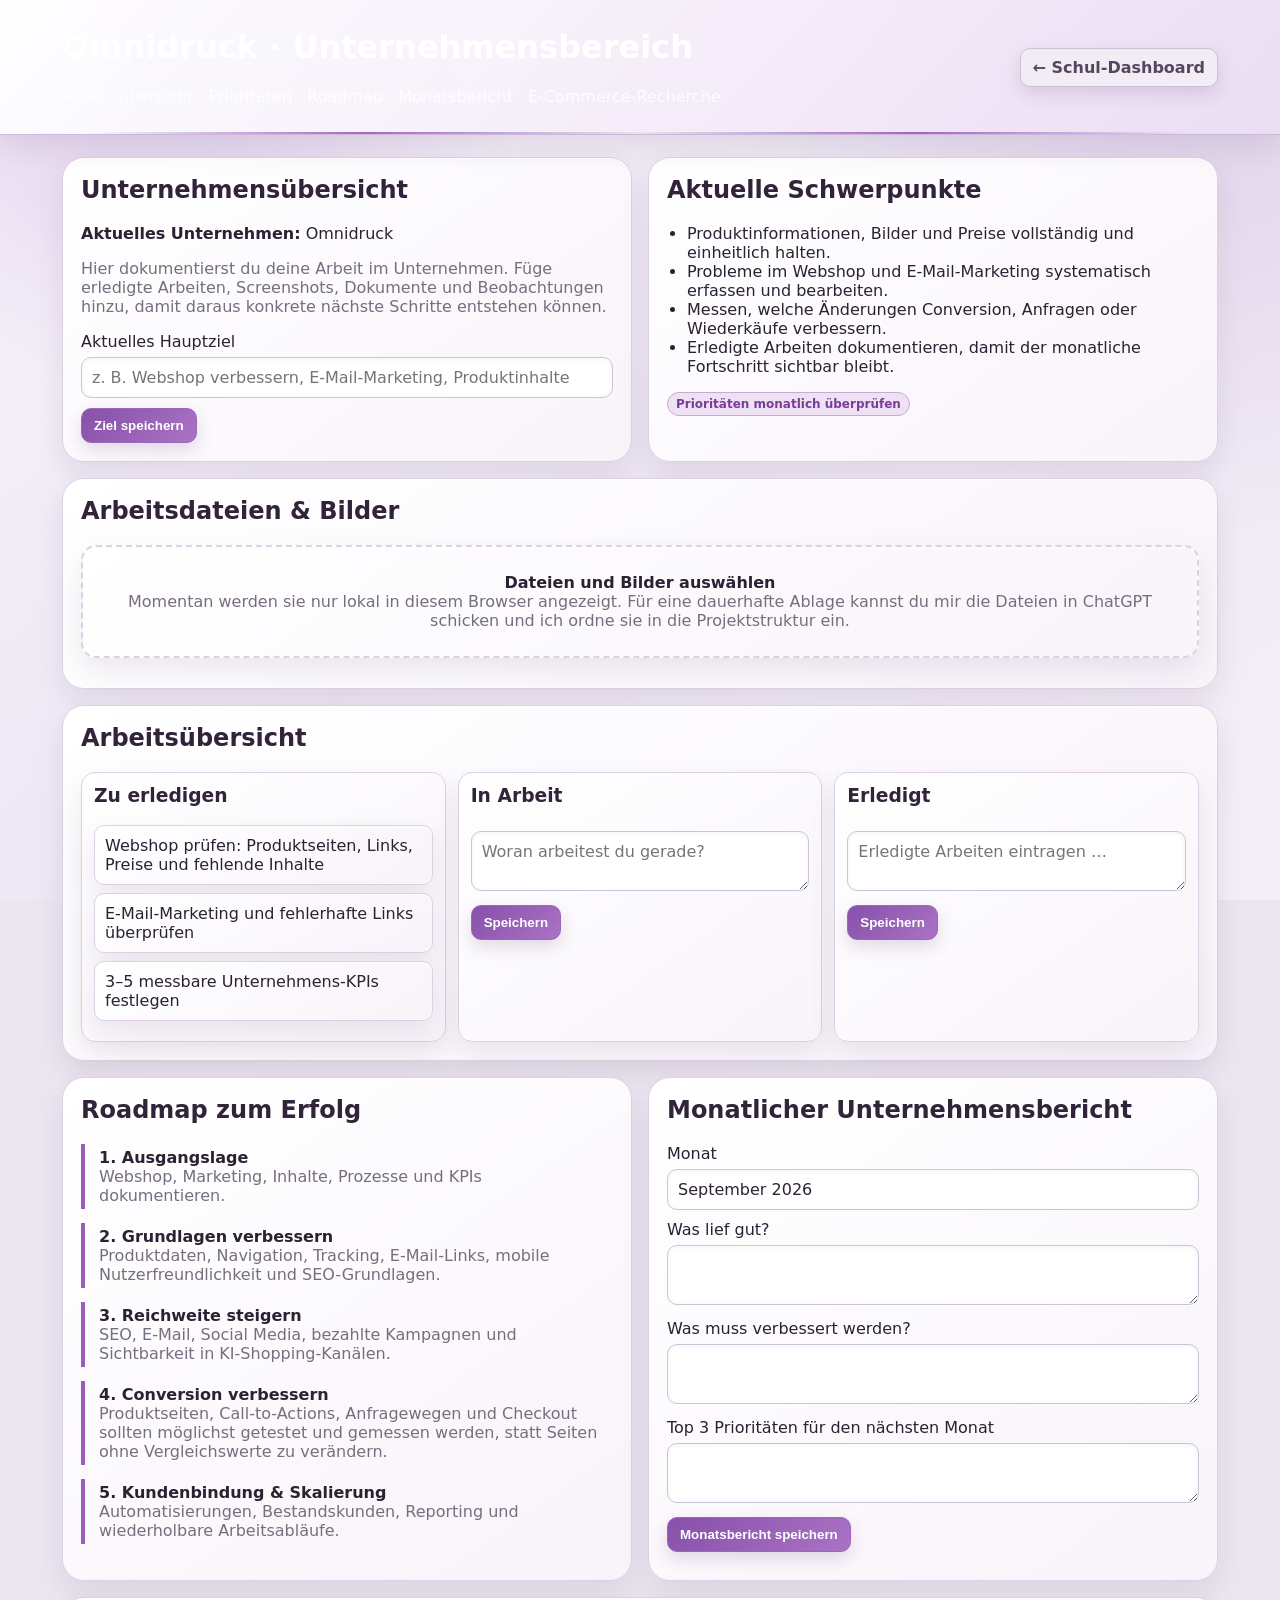
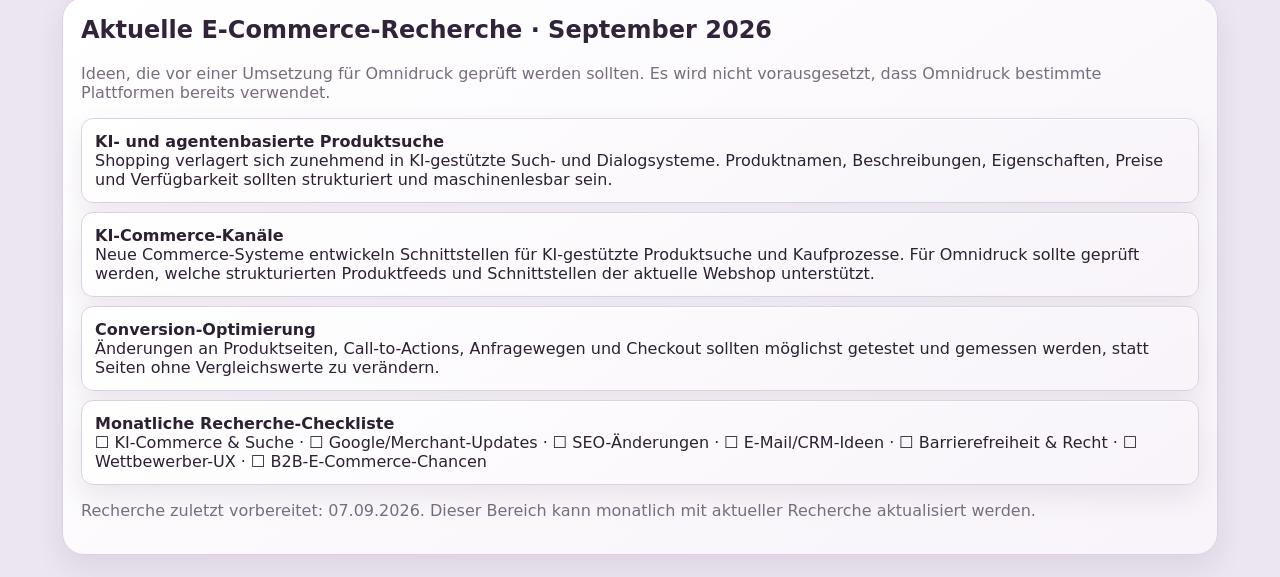
<file: company.html>
<!DOCTYPE html><html lang="de"><head><meta charset="utf-8"><meta name="viewport" content="width=device-width,initial-scale=1"><title>Omnidruck – Unternehmensbereich</title><style>:root{--bg:#eef4ff;--card:#fff;--text:#1f2a44;--muted:#6f7b92;--accent:#5b6cff;--green:#059669;--line:#dfe6f2}*{box-sizing:border-box}body{margin:0;font-family:Inter,system-ui,sans-serif;background:linear-gradient(135deg,#eef4ff,#f8fbff,#f3f0ff);color:var(--text)}header{background:linear-gradient(135deg,#111827,#5b6cff);color:white;padding:28px max(22px,calc((100vw - 1200px)/2 + 22px))}.top{display:flex;justify-content:space-between;gap:16px;align-items:center}.wrap{max-width:1200px;margin:auto;padding:22px}.grid{display:grid;grid-template-columns:repeat(12,1fr);gap:16px}.card{grid-column:span 6;background:var(--card);border:1px solid var(--line);border-radius:18px;padding:18px;box-shadow:0 10px 28px rgba(54,74,120,.09)}.wide{grid-column:span 12}@media(max-width:800px){.card{grid-column:span 12}}h1,h2,h3{margin-top:0}.muted{color:var(--muted)}button,.btn{background:var(--accent);color:white;border:0;border-radius:10px;padding:9px 12px;font-weight:700;cursor:pointer;text-decoration:none;display:inline-block}.secondary{background:#e9edff;color:#4350bd}.drop{border:2px dashed #aab5ff;border-radius:15px;padding:26px;text-align:center;background:#f8f9ff;cursor:pointer}.files{display:grid;gap:8px;margin-top:12px}.file{padding:10px;border:1px solid var(--line);border-radius:10px;background:#fafbff}.cols{display:grid;grid-template-columns:1fr 1fr 1fr;gap:12px}@media(max-width:700px){.cols{grid-template-columns:1fr}}.lane{background:#f8faff;border:1px solid var(--line);border-radius:14px;padding:12px;min-height:170px}.task{background:white;border:1px solid var(--line);border-radius:10px;padding:10px;margin:8px 0}.road{border-left:4px solid var(--accent);padding:4px 0 4px 14px;margin:14px 0}.research{padding:13px;border:1px solid var(--line);border-radius:12px;margin:9px 0}.priority{display:inline-block;background:#fff0db;color:#9a5700;border-radius:999px;padding:4px 8px;font-size:12px;font-weight:800}textarea,input{width:100%;border:1px solid var(--line);border-radius:10px;padding:10px;font:inherit;margin:6px 0 10px}ul{padding-left:20px}</style></head><body><header><div class="top"><div><h1>Omnidruck · Unternehmensbereich</h1><div style="opacity:.85">Arbeitsübersicht · Prioritäten · Roadmap · Monatsbericht · E-Commerce-Recherche</div></div><a class="btn secondary" href="/">← Schul-Dashboard</a></div></header><main class="wrap"><div class="grid"><section class="card"><h2>Unternehmensübersicht</h2><p><b>Aktuelles Unternehmen:</b> Omnidruck</p><p class="muted">Hier dokumentierst du deine Arbeit im Unternehmen. Füge erledigte Arbeiten, Screenshots, Dokumente und Beobachtungen hinzu, damit daraus konkrete nächste Schritte entstehen können.</p><label>Aktuelles Hauptziel</label><input id="goal" placeholder="z. B. Webshop verbessern, E-Mail-Marketing, Produktinhalte"><button onclick="saveText('goal')">Ziel speichern</button></section><section class="card"><h2>Aktuelle Schwerpunkte</h2><ul><li>Produktinformationen, Bilder und Preise vollständig und einheitlich halten.</li><li>Probleme im Webshop und E-Mail-Marketing systematisch erfassen und bearbeiten.</li><li>Messen, welche Änderungen Conversion, Anfragen oder Wiederkäufe verbessern.</li><li>Erledigte Arbeiten dokumentieren, damit der monatliche Fortschritt sichtbar bleibt.</li></ul><span class="priority">Prioritäten monatlich überprüfen</span></section><section class="card wide"><h2>Arbeitsdateien & Bilder</h2><div class="drop" onclick="document.getElementById('upload').click()"><b>Dateien und Bilder auswählen</b><br><span class="muted">Momentan werden sie nur lokal in diesem Browser angezeigt. Für eine dauerhafte Ablage kannst du mir die Dateien in ChatGPT schicken und ich ordne sie in die Projektstruktur ein.</span><input id="upload" type="file" multiple hidden onchange="addFiles(this.files)"></div><div id="files" class="files"></div></section><section class="card wide"><h2>Arbeitsübersicht</h2><div class="cols"><div class="lane"><h3>Zu erledigen</h3><div class="task">Webshop prüfen: Produktseiten, Links, Preise und fehlende Inhalte</div><div class="task">E-Mail-Marketing und fehlerhafte Links überprüfen</div><div class="task">3–5 messbare Unternehmens-KPIs festlegen</div></div><div class="lane"><h3>In Arbeit</h3><textarea id="progress" placeholder="Woran arbeitest du gerade?"></textarea><button onclick="saveText('progress')">Speichern</button></div><div class="lane"><h3>Erledigt</h3><textarea id="completed" placeholder="Erledigte Arbeiten eintragen …"></textarea><button onclick="saveText('completed')">Speichern</button></div></div></section><section class="card"><h2>Roadmap zum Erfolg</h2><div class="road"><b>1. Ausgangslage</b><br><span class="muted">Webshop, Marketing, Inhalte, Prozesse und KPIs dokumentieren.</span></div><div class="road"><b>2. Grundlagen verbessern</b><br><span class="muted">Produktdaten, Navigation, Tracking, E-Mail-Links, mobile Nutzerfreundlichkeit und SEO-Grundlagen.</span></div><div class="road"><b>3. Reichweite steigern</b><br><span class="muted">SEO, E-Mail, Social Media, bezahlte Kampagnen und Sichtbarkeit in KI-Shopping-Kanälen.</span></div><div class="road"><b>4. Conversion verbessern</b><br><span class="muted">Produktseiten, Call-to-Actions, Anfragewegen und Checkout sollten möglichst getestet und gemessen werden, statt Seiten ohne Vergleichswerte zu verändern.</span></div><div class="road"><b>5. Kundenbindung & Skalierung</b><br><span class="muted">Automatisierungen, Bestandskunden, Reporting und wiederholbare Arbeitsabläufe.</span></div></section><section class="card"><h2>Monatlicher Unternehmensbericht</h2><label>Monat</label><input id="month" value="September 2026"><label>Was lief gut?</label><textarea id="wins"></textarea><label>Was muss verbessert werden?</label><textarea id="issues"></textarea><label>Top 3 Prioritäten für den nächsten Monat</label><textarea id="next"></textarea><button onclick="saveReview()">Monatsbericht speichern</button><div id="savedReview" class="muted" style="margin-top:10px"></div></section><section class="card wide"><h2>Aktuelle E-Commerce-Recherche · September 2026</h2><p class="muted">Ideen, die vor einer Umsetzung für Omnidruck geprüft werden sollten. Es wird nicht vorausgesetzt, dass Omnidruck bestimmte Plattformen bereits verwendet.</p><div class="research"><b>KI- und agentenbasierte Produktsuche</b><br>Shopping verlagert sich zunehmend in KI-gestützte Such- und Dialogsysteme. Produktnamen, Beschreibungen, Eigenschaften, Preise und Verfügbarkeit sollten strukturiert und maschinenlesbar sein.</div><div class="research"><b>KI-Commerce-Kanäle</b><br>Neue Commerce-Systeme entwickeln Schnittstellen für KI-gestützte Produktsuche und Kaufprozesse. Für Omnidruck sollte geprüft werden, welche strukturierten Produktfeeds und Schnittstellen der aktuelle Webshop unterstützt.</div><div class="research"><b>Conversion-Optimierung</b><br>Änderungen an Produktseiten, Call-to-Actions, Anfragewegen und Checkout sollten möglichst getestet und gemessen werden, statt Seiten ohne Vergleichswerte zu verändern.</div><div class="research"><b>Monatliche Recherche-Checkliste</b><br>☐ KI-Commerce & Suche · ☐ Google/Merchant-Updates · ☐ SEO-Änderungen · ☐ E-Mail/CRM-Ideen · ☐ Barrierefreiheit & Recht · ☐ Wettbewerber-UX · ☐ B2B-E-Commerce-Chancen</div><p class="muted">Recherche zuletzt vorbereitet: 07.09.2026. Dieser Bereich kann monatlich mit aktueller Recherche aktualisiert werden.</p></section></div></main><script src="swan-theme.js"></script><script>['goal','progress','completed'].forEach(id=>{document.getElementById(id).value=localStorage.getItem('omni_'+id)||''});function saveText(id){localStorage.setItem('omni_'+id,document.getElementById(id).value)}function addFiles(fs){const box=document.getElementById('files');[...fs].forEach(f=>{const d=document.createElement('div');d.className='file';d.innerHTML='<b>'+f.name+'</b><br><span class="muted">'+Math.round(f.size/1024)+' KB · '+(f.type||'Datei')+'</span>';box.appendChild(d)})}function saveReview(){const data={month:month.value,wins:wins.value,issues:issues.value,next:next.value};localStorage.setItem('omni_review_'+month.value,JSON.stringify(data));savedReview.textContent='Monatsbericht für '+month.value+' lokal gespeichert.'}</script></body></html>
</file>
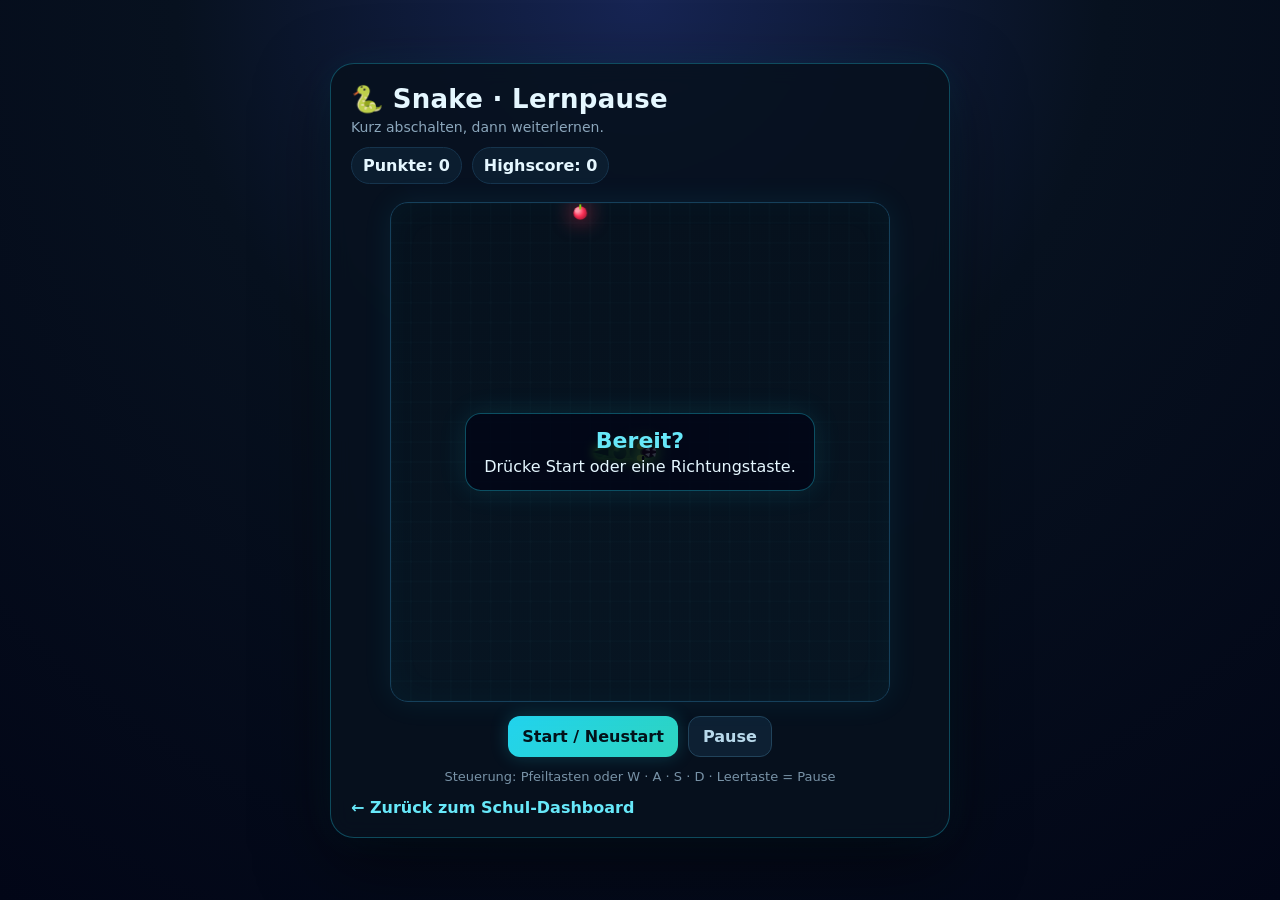
<file: snake.html>
<!DOCTYPE html>
<html lang="de">
<head>
<meta charset="UTF-8">
<meta name="viewport" content="width=device-width, initial-scale=1.0">
<title>Snake · Lernpause</title>
<style>
*{box-sizing:border-box}body{margin:0;min-height:100vh;font-family:Inter,system-ui,-apple-system,"Segoe UI",sans-serif;background:radial-gradient(circle at top,#172554 0,#07111f 42%,#020617 100%);color:#e5f7ff;display:flex;align-items:center;justify-content:center;padding:20px}.game{width:min(94vw,620px);background:rgba(7,17,31,.9);border:1px solid rgba(34,211,238,.3);border-radius:24px;padding:20px;box-shadow:0 24px 70px rgba(0,0,0,.5),0 0 36px rgba(34,211,238,.08);backdrop-filter:blur(10px)}.top{display:flex;align-items:center;justify-content:space-between;gap:12px;flex-wrap:wrap}.title h1{margin:0;font-size:26px;letter-spacing:.3px}.title p{margin:5px 0 0;color:#8ba6bb;font-size:14px}.scorebar{display:flex;gap:10px;flex-wrap:wrap}.pill{padding:8px 11px;border-radius:999px;background:#0b1d2f;border:1px solid #16344d;font-weight:800}.board-wrap{position:relative;margin:18px auto 14px;width:min(100%,500px);aspect-ratio:1/1}.board-wrap canvas{width:100%;height:100%;display:block;background:linear-gradient(180deg,#06111d,#071522);border:1px solid #16405b;border-radius:18px;box-shadow:inset 0 0 35px rgba(34,211,238,.04),0 0 30px rgba(34,211,238,.08)}.overlay{position:absolute;inset:0;display:flex;align-items:center;justify-content:center;pointer-events:none}.message{background:rgba(2,6,23,.82);border:1px solid rgba(34,211,238,.35);border-radius:16px;padding:14px 18px;text-align:center;max-width:82%;box-shadow:0 0 28px rgba(34,211,238,.12);opacity:0;transform:scale(.96);transition:.2s}.message.show{opacity:1;transform:scale(1)}.message b{display:block;font-size:22px;color:#67e8f9;margin-bottom:4px}.controls{display:flex;justify-content:center;gap:10px;flex-wrap:wrap;margin:12px 0}.btn{border:0;border-radius:12px;padding:10px 14px;font:inherit;font-weight:900;cursor:pointer;color:#03121a;background:linear-gradient(135deg,#22d3ee,#2dd4bf);box-shadow:0 0 18px rgba(34,211,238,.22);transition:.15s}.btn:hover{transform:translateY(-1px)}.btn.secondary{background:#0d2033;color:#b8d9eb;border:1px solid #21435b;box-shadow:none}.touch{display:none;grid-template-columns:repeat(3,62px);grid-template-rows:repeat(2,58px);gap:8px;justify-content:center;margin-top:10px}.touch button{background:#0c2235;border:1px solid #20506b;color:#67e8f9;border-radius:14px;font-size:23px;font-weight:900;touch-action:manipulation}.touch .up{grid-column:2}.touch .left{grid-column:1;grid-row:2}.touch .down{grid-column:2;grid-row:2}.touch .right{grid-column:3;grid-row:2}.hint{text-align:center;color:#7893a7;font-size:13px;margin:10px 0 0}.back{display:inline-block;margin-top:14px;color:#67e8f9;text-decoration:none;font-weight:800}@media(max-width:720px),(pointer:coarse){.touch{display:grid}.hint{font-size:12px}}@media(prefers-reduced-motion:reduce){.message,.btn{transition:none!important}}
</style>
</head>
<body>
<div class="game">
  <div class="top">
    <div class="title"><h1>🐍 Snake · Lernpause</h1><p>Kurz abschalten, dann weiterlernen.</p></div>
    <div class="scorebar"><div class="pill">Punkte: <span id="score">0</span></div><div class="pill">Highscore: <span id="highscore">0</span></div></div>
  </div>

  <div class="board-wrap">
    <canvas id="gameCanvas" width="500" height="500"></canvas>
    <div class="overlay"><div id="message" class="message show"><b>Bereit?</b><span>Drücke Start oder eine Richtungstaste.</span></div></div>
  </div>

  <div class="controls">
    <button id="startBtn" class="btn">Start / Neustart</button>
    <button id="pauseBtn" class="btn secondary">Pause</button>
  </div>

  <div class="touch" aria-label="Touch-Steuerung">
    <button class="up" data-dir="up">▲</button>
    <button class="left" data-dir="left">◀</button>
    <button class="down" data-dir="down">▼</button>
    <button class="right" data-dir="right">▶</button>
  </div>
  <p class="hint">Steuerung: Pfeiltasten oder W · A · S · D · Leertaste = Pause</p>
  <a class="back" href="/">← Zurück zum Schul-Dashboard</a>
</div>
<script>
const canvas=document.getElementById('gameCanvas');
const ctx=canvas.getContext('2d');
const scoreEl=document.getElementById('score');
const highscoreEl=document.getElementById('highscore');
const messageEl=document.getElementById('message');
const startBtn=document.getElementById('startBtn');
const pauseBtn=document.getElementById('pauseBtn');
const grid=20;
const tiles=canvas.width/grid;
const reducedMotion=matchMedia('(prefers-reduced-motion: reduce)').matches;
let snake,food,dir,nextDir,score,timer,running=false,paused=false,speed=125;
let highscore=Number(localStorage.getItem('snakeHighscore')||0);
let eatFlash=0,tongueTimer=0,deathAnim=0,frameTime=0,poisonParticles=[];
highscoreEl.textContent=highscore;

function resetGame(){
  snake=[{x:12,y:12},{x:11,y:12},{x:10,y:12}];
  dir={x:1,y:0}; nextDir={x:1,y:0}; score=0; speed=125; paused=false;
  eatFlash=0;tongueTimer=0;deathAnim=0;poisonParticles=[];
  scoreEl.textContent=score; pauseBtn.textContent='Pause'; placeFood(); draw(performance.now());
}
function placeFood(){
  do{food={x:Math.floor(Math.random()*tiles),y:Math.floor(Math.random()*tiles)}}
  while(snake.some(s=>s.x===food.x&&s.y===food.y));
}
function startGame(){
  clearTimeout(timer); resetGame(); running=true; hideMessage(); loop();
}
function loop(){
  if(!running||paused)return;
  step(); draw(performance.now());
  if(running)timer=setTimeout(loop,speed);
}
function step(){
  dir=nextDir;
  const head={x:snake[0].x+dir.x,y:snake[0].y+dir.y};
  if(head.x<0||head.y<0||head.x>=tiles||head.y>=tiles||snake.some(s=>s.x===head.x&&s.y===head.y)){gameOver();return}
  snake.unshift(head);
  if(head.x===food.x&&head.y===food.y){
    score++; scoreEl.textContent=score; speed=Math.max(55,125-score*3); placeFood();
    eatFlash=1;tongueTimer=1;
    if(score>highscore){highscore=score;highscoreEl.textContent=highscore;localStorage.setItem('snakeHighscore',String(highscore))}
  }else snake.pop();
}
function rgba(hex,a){const n=parseInt(hex.slice(1),16);return `rgba(${(n>>16)&255},${(n>>8)&255},${n&255},${a})`}
function roundedRect(x,y,w,h,r){ctx.beginPath();ctx.roundRect(x,y,w,h,r);}
function angleForDirection(d){if(d.x===1)return 0;if(d.x===-1)return Math.PI;if(d.y===1)return Math.PI/2;return -Math.PI/2}
function spawnPoison(x,y){if(reducedMotion||paused||!running)return;if(Math.random()>.38)return;poisonParticles.push({x,y,r:1.5+Math.random()*2.5,life:.7+Math.random()*.6,vx:(Math.random()-.5)*.6,vy:(Math.random()-.5)*.6});if(poisonParticles.length>65)poisonParticles.shift()}
function drawFood(){
  const cx=food.x*grid+grid/2,cy=food.y*grid+grid/2;
  ctx.save();ctx.shadowBlur=22;ctx.shadowColor='#ff334f';
  const g=ctx.createRadialGradient(cx-3,cy-3,2,cx,cy,grid*.42);g.addColorStop(0,'#ff9bad');g.addColorStop(.45,'#fb3157');g.addColorStop(1,'#8f102a');
  ctx.fillStyle=g;ctx.beginPath();ctx.arc(cx,cy,grid*.34,0,Math.PI*2);ctx.fill();
  ctx.fillStyle='#84cc16';ctx.fillRect(cx-1,cy-grid*.43,2,5);ctx.restore();
}
function drawParticles(dt){
  ctx.save();for(const p of poisonParticles){p.life-=dt;p.x+=p.vx;p.y+=p.vy;ctx.globalAlpha=Math.max(0,p.life);ctx.shadowBlur=10;ctx.shadowColor='#79ff31';ctx.fillStyle='#76ff38';ctx.beginPath();ctx.arc(p.x,p.y,p.r,0,Math.PI*2);ctx.fill()}ctx.restore();
  poisonParticles=poisonParticles.filter(p=>p.life>0)
}
function drawBodySegment(s,i,time){
  const x=s.x*grid+grid/2,y=s.y*grid+grid/2;
  const tailFactor=i/(snake.length-1||1);
  const danger=Math.min(1,score/18);
  const wave=reducedMotion?0:Math.sin(time*.006+i*.85)*1.25*(1-tailFactor*.65);
  const radius=Math.max(4,grid*(.42-tailFactor*.18));
  const isHigh=score>=12;
  const base=i%2===0?'#1f7a32':'#155c28';
  const dark=isHigh?'#07180d':'#0c2a15';
  const grad=ctx.createRadialGradient(x-4,y-5,1,x,y,radius+5);
  grad.addColorStop(0,'#8cff49');grad.addColorStop(.28,base);grad.addColorStop(1,dark);
  ctx.save();ctx.shadowBlur=10+danger*16;ctx.shadowColor='#74ff33';ctx.fillStyle=grad;
  ctx.beginPath();ctx.arc(x+(dir.y?wave:0),y+(dir.x?wave:0),radius,0,Math.PI*2);ctx.fill();
  ctx.globalAlpha=.25;ctx.strokeStyle='#b9ff84';ctx.lineWidth=1;ctx.beginPath();ctx.arc(x-2,y-2,radius*.56,Math.PI*.95,Math.PI*1.65);ctx.stroke();ctx.globalAlpha=1;
  if(score>=8&&i>1&&i%3===0){ctx.fillStyle=score>=18?'#8cff49':'#3bd14d';const spike=3+danger*3;ctx.beginPath();ctx.moveTo(x,y-radius+1);ctx.lineTo(x-3,y-radius-spike);ctx.lineTo(x+3,y-radius-spike);ctx.closePath();ctx.fill()}
  ctx.restore();spawnPoison(x,y)
}
function drawConnections(time){
  if(snake.length<2)return;ctx.save();ctx.lineCap='round';ctx.lineJoin='round';ctx.strokeStyle='#174d25';ctx.shadowBlur=13;ctx.shadowColor='#67ff2e';ctx.lineWidth=grid*.55;
  ctx.beginPath();snake.forEach((s,i)=>{const x=s.x*grid+grid/2,y=s.y*grid+grid/2;const wave=reducedMotion?0:Math.sin(time*.006+i*.85)*.8;if(i===0)ctx.moveTo(x,y);else ctx.lineTo(x+(dir.y?wave:0),y+(dir.x?wave:0))});ctx.stroke();ctx.restore()
}
function drawHead(time){
  const h=snake[0];const cx=h.x*grid+grid/2,cy=h.y*grid+grid/2;const a=angleForDirection(dir);const danger=Math.min(1,score/18);const redEyes=eatFlash>0;
  ctx.save();ctx.translate(cx,cy);ctx.rotate(a);ctx.shadowBlur=18+danger*18;ctx.shadowColor=redEyes?'#ff1d35':'#72ff37';
  const hg=ctx.createLinearGradient(-12,-12,12,12);hg.addColorStop(0,'#0a1b0c');hg.addColorStop(.35,'#1f6e2d');hg.addColorStop(.7,'#39b54a');hg.addColorStop(1,'#081309');
  ctx.fillStyle=hg;ctx.beginPath();ctx.ellipse(2,0,grid*.62,grid*.49,0,0,Math.PI*2);ctx.fill();
  ctx.fillStyle='#0b100c';ctx.beginPath();ctx.ellipse(8,0,grid*.39,grid*.3,0,0,Math.PI*2);ctx.fill();
  const eyeColor=redEyes?'#ff253f':'#b6ff38';
  [[1,-6],[1,6]].forEach(([ex,ey])=>{ctx.fillStyle=eyeColor;ctx.shadowBlur=10;ctx.shadowColor=eyeColor;ctx.beginPath();ctx.ellipse(ex,ey,4.3,3.2,0,0,Math.PI*2);ctx.fill();ctx.shadowBlur=0;ctx.fillStyle='#020202';ctx.beginPath();ctx.ellipse(ex+2.2,ey,1.45,2.2,0,0,Math.PI*2);ctx.fill()});
  ctx.fillStyle='#2a0508';ctx.beginPath();ctx.ellipse(9,0,7,4.5,0,0,Math.PI*2);ctx.fill();
  ctx.fillStyle='#f8fafc';for(const sy of [-1,1]){ctx.beginPath();ctx.moveTo(5,sy*2);ctx.lineTo(9,sy*5);ctx.lineTo(10,sy*1);ctx.closePath();ctx.fill();ctx.beginPath();ctx.moveTo(12,sy*2);ctx.lineTo(15,sy*5);ctx.lineTo(16,sy*1);ctx.closePath();ctx.fill()}
  const tongueOn=!paused&&(tongueTimer>0||Math.sin(time*.004)>0.94);
  if(tongueOn&&!reducedMotion){ctx.strokeStyle='#ff2145';ctx.lineWidth=2;ctx.lineCap='round';ctx.beginPath();ctx.moveTo(15,0);ctx.lineTo(23,0);ctx.lineTo(28,-4);ctx.moveTo(23,0);ctx.lineTo(28,4);ctx.stroke()}
  if(score>=15){ctx.fillStyle='#9bff42';for(const sy of [-1,1]){ctx.beginPath();ctx.moveTo(-4,sy*8);ctx.lineTo(-9,sy*14);ctx.lineTo(0,sy*10);ctx.closePath();ctx.fill()}}
  ctx.restore()
}
function drawTail(){if(snake.length<2)return;const last=snake[snake.length-1],prev=snake[snake.length-2];const cx=last.x*grid+grid/2,cy=last.y*grid+grid/2;const dx=last.x-prev.x,dy=last.y-prev.y;const a=angleForDirection({x:dx,y:dy});ctx.save();ctx.translate(cx,cy);ctx.rotate(a);ctx.shadowBlur=9;ctx.shadowColor='#55ff2b';ctx.fillStyle='#0c3f19';ctx.beginPath();ctx.moveTo(-grid*.42,-4);ctx.lineTo(grid*.4,0);ctx.lineTo(-grid*.42,4);ctx.closePath();ctx.fill();ctx.restore()}
function drawDeath(){if(deathAnim<=0)return;ctx.save();ctx.globalAlpha=Math.max(0,deathAnim);ctx.fillStyle='#ff334f';ctx.shadowBlur=20;ctx.shadowColor='#ff334f';snake.forEach((s,i)=>{const x=s.x*grid+grid/2,y=s.y*grid+grid/2,r=Math.max(2,6*deathAnim);ctx.beginPath();ctx.arc(x+(Math.random()-.5)*8,y+(Math.random()-.5)*8,r,0,Math.PI*2);ctx.fill()});ctx.restore()}
function draw(now=performance.now()){
  const dt=Math.min(.05,(now-frameTime)/1000||0);frameTime=now;if(!paused){eatFlash=Math.max(0,eatFlash-dt*3.4);tongueTimer=Math.max(0,tongueTimer-dt*2.5);if(deathAnim>0)deathAnim=Math.max(0,deathAnim-dt*1.3)}
  ctx.clearRect(0,0,canvas.width,canvas.height);
  ctx.strokeStyle='rgba(103,232,249,.035)';ctx.lineWidth=1;for(let i=0;i<=tiles;i++){ctx.beginPath();ctx.moveTo(i*grid,0);ctx.lineTo(i*grid,canvas.height);ctx.stroke();ctx.beginPath();ctx.moveTo(0,i*grid);ctx.lineTo(canvas.width,i*grid);ctx.stroke()}
  drawFood();drawParticles(paused?0:dt);drawConnections(now);
  for(let i=snake.length-1;i>=1;i--)drawBodySegment(snake[i],i,now);
  drawTail();drawHead(now);drawDeath();
  if(eatFlash>0){ctx.save();ctx.globalAlpha=eatFlash*.18;ctx.fillStyle='#7cff35';ctx.fillRect(0,0,canvas.width,canvas.height);ctx.restore()}
}
function gameOver(){running=false;clearTimeout(timer);deathAnim=1;draw(performance.now());setTimeout(()=>draw(performance.now()),90);showMessage('Game Over',`Punkte: ${score} · Drücke Neustart.`)}
function togglePause(){if(!running)return;paused=!paused;pauseBtn.textContent=paused?'Weiter':'Pause';if(paused)showMessage('Pause','Kurze Lernpause in der Lernpause 😄');else{hideMessage();loop()}}
function showMessage(title,text){messageEl.innerHTML=`<b>${title}</b><span>${text}</span>`;messageEl.classList.add('show')}
function hideMessage(){messageEl.classList.remove('show')}
function setDirection(name){const map={up:{x:0,y:-1},down:{x:0,y:1},left:{x:-1,y:0},right:{x:1,y:0}};const n=map[name];if(!n)return;if(n.x===-dir.x&&n.y===-dir.y)return;nextDir=n;if(!running)startGame()}
const keyMap={ArrowUp:'up',w:'up',W:'up',ArrowDown:'down',s:'down',S:'down',ArrowLeft:'left',a:'left',A:'left',ArrowRight:'right',d:'right',D:'right'};
window.addEventListener('keydown',e=>{if(keyMap[e.key]){e.preventDefault();setDirection(keyMap[e.key])}if(e.code==='Space'){e.preventDefault();togglePause()}},{passive:false});
document.querySelectorAll('[data-dir]').forEach(b=>b.addEventListener('pointerdown',e=>{e.preventDefault();setDirection(b.dataset.dir)}));
startBtn.addEventListener('click',startGame);pauseBtn.addEventListener('click',togglePause);
resetGame();
</script>
</body>
</html>
</file>
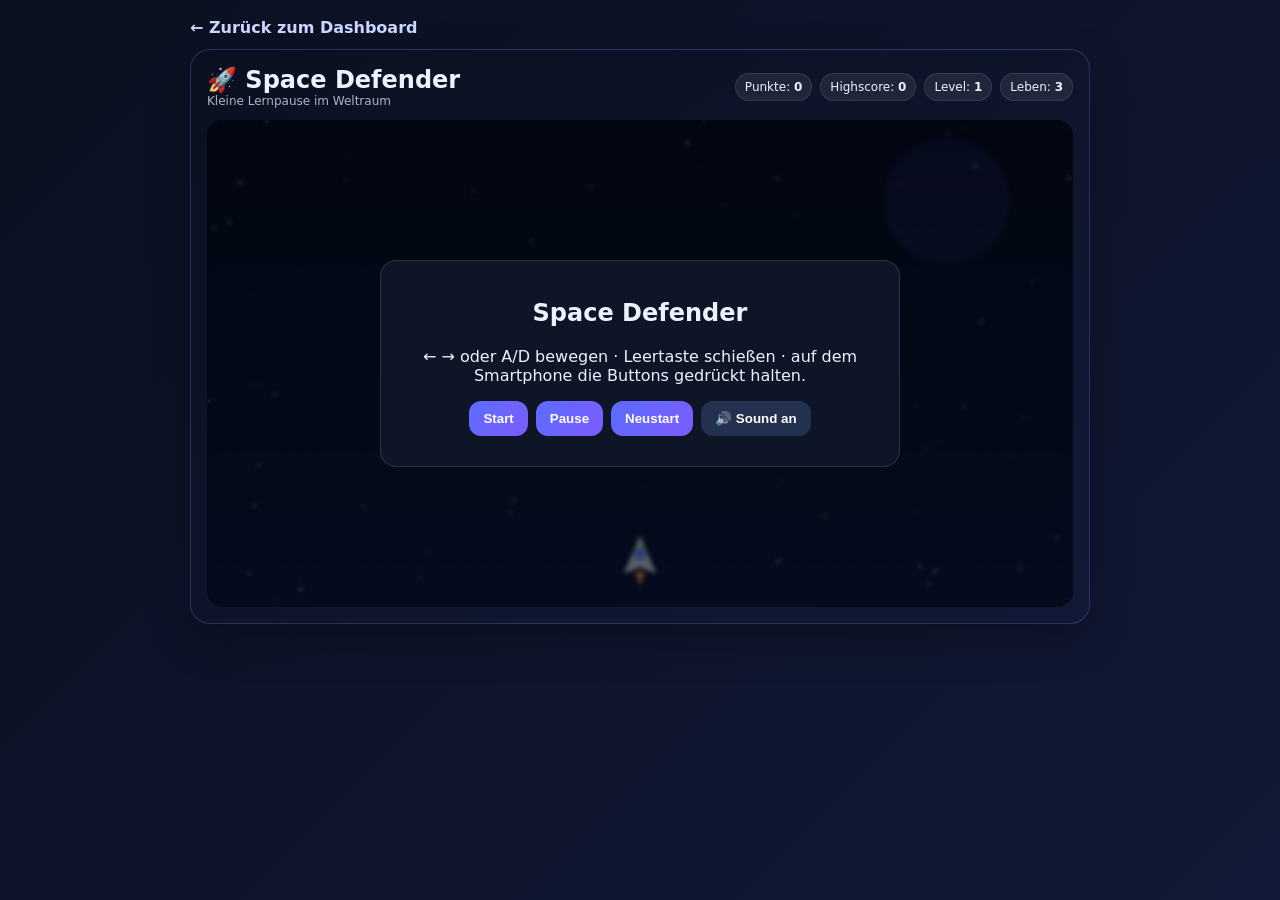
<file: space-game.html>
<!DOCTYPE html><html lang="de"><head><meta charset="utf-8"><meta name="viewport" content="width=device-width,initial-scale=1"><title>Space Defender</title><style>*{box-sizing:border-box}body{margin:0;font-family:Inter,system-ui,-apple-system,"Segoe UI",sans-serif;background:linear-gradient(135deg,#0b1020,#111936);color:#eef2ff;min-height:100vh;padding:18px}.space-game-page{max-width:900px;margin:auto}.space-game-back{display:inline-block;margin-bottom:12px;color:#cbd5ff;text-decoration:none;font-weight:800}.space-game-shell{background:linear-gradient(145deg,#0b1020,#111936);border:1px solid rgba(125,140,255,.25);border-radius:20px;padding:16px;box-shadow:0 16px 40px rgba(0,0,0,.25)}.space-game-head{display:flex;justify-content:space-between;gap:12px;align-items:center;flex-wrap:wrap}.space-game-head h1{margin:0;font-size:24px}.space-game-stats{display:flex;gap:8px;flex-wrap:wrap;font-size:12px}.space-game-stat{background:rgba(255,255,255,.08);border:1px solid rgba(255,255,255,.1);padding:6px 9px;border-radius:999px}.space-game-wrap{position:relative;margin-top:12px;border-radius:16px;overflow:hidden;background:#030712}.space-game-canvas{display:block;width:100%;height:auto;aspect-ratio:16/9;touch-action:none;background:#030712}.space-game-overlay{position:absolute;inset:0;display:grid;place-items:center;background:rgba(3,7,18,.62);backdrop-filter:blur(2px);padding:18px;text-align:center}.space-game-overlay.hidden{display:none}.space-game-card{max-width:520px;background:rgba(15,23,42,.92);border:1px solid rgba(255,255,255,.12);border-radius:16px;padding:18px}.space-game-actions{display:flex;gap:8px;justify-content:center;flex-wrap:wrap;margin-top:12px}.space-game-actions button,.space-game-touch button{background:linear-gradient(135deg,#5b6cff,#7d5cff);border:0;color:#fff;border-radius:12px;font-weight:800;padding:10px 14px}.space-game-touch{display:flex;justify-content:center;gap:10px;margin-top:12px}.space-game-touch button{width:84px;height:56px;font-size:22px;touch-action:none;user-select:none}.space-game-touch .space-game-fire{background:linear-gradient(135deg,#ef4444,#f97316)}.space-game-muted{color:#a9b5ca;font-size:12px}.space-game-sound{background:#24304f!important}@media(min-width:800px){.space-game-touch{display:none}}</style></head><body><div class="space-game-page"><a class="space-game-back" href="index.html">← Zurück zum Dashboard</a><div class="space-game-shell"><div class="space-game-head"><div><h1>🚀 Space Defender</h1><div class="space-game-muted">Kleine Lernpause im Weltraum</div></div><div class="space-game-stats"><span class="space-game-stat">Punkte: <b id="space-game-score">0</b></span><span class="space-game-stat">Highscore: <b id="space-game-high">0</b></span><span class="space-game-stat">Level: <b id="space-game-level">1</b></span><span class="space-game-stat">Leben: <b id="space-game-lives">3</b></span></div></div><div class="space-game-wrap"><canvas id="space-game-canvas" class="space-game-canvas" width="960" height="540" tabindex="0"></canvas><div id="space-game-overlay" class="space-game-overlay"><div class="space-game-card"><h2>Space Defender</h2><p>← → oder A/D bewegen · Leertaste schießen · auf dem Smartphone die Buttons gedrückt halten.</p><div class="space-game-actions"><button id="space-game-start">Start</button><button id="space-game-pause">Pause</button><button id="space-game-restart">Neustart</button><button id="space-game-sound" class="space-game-sound">🔊 Sound an</button></div><p id="space-game-message" class="space-game-muted"></p></div></div></div><div class="space-game-touch"><button id="space-game-left">◀</button><button id="space-game-fire" class="space-game-fire">●</button><button id="space-game-right">▶</button></div></div></div><script>(()=>{const c=document.getElementById('space-game-canvas'),ctx=c.getContext('2d'),overlay=document.getElementById('space-game-overlay'),scoreEl=document.getElementById('space-game-score'),highEl=document.getElementById('space-game-high'),levelEl=document.getElementById('space-game-level'),livesEl=document.getElementById('space-game-lives'),msg=document.getElementById('space-game-message');let high=+localStorage.getItem('space-game-highscore')||0;highEl.textContent=high;let running=false,paused=false,raf=0,last=0,spawnT=0,powerT=0,fireT=0,stars=[],bullets=[],enemies=[],powers=[],fx=[],keys={left:false,right:false,fire:false},audioOn=true,audioCtx=null,score=0,level=1,lives=3,rapid=0,doubleShot=0,shield=0;const player={x:480,y:485,w:42,h:46,speed:360};function beep(freq,dur,type='sine',gain=.04){if(!audioOn)return;try{audioCtx=audioCtx||new (window.AudioContext||window.webkitAudioContext)();const o=audioCtx.createOscillator(),g=audioCtx.createGain();o.type=type;o.frequency.value=freq;g.gain.value=gain;o.connect(g);g.connect(audioCtx.destination);o.start();o.stop(audioCtx.currentTime+dur)}catch{}}function reset(){score=0;level=1;lives=3;rapid=doubleShot=shield=0;bullets=[];enemies=[];powers=[];fx=[];player.x=c.width/2;scoreEl.textContent=0;levelEl.textContent=1;livesEl.textContent=3;stars=Array.from({length:85},()=>({x:Math.random()*c.width,y:Math.random()*c.height,s:Math.random()*2+1,v:20+Math.random()*70}))}function start(){reset();running=true;paused=false;overlay.classList.add('hidden');c.focus();last=performance.now();raf=requestAnimationFrame(loop)}function pause(){if(!running)return;paused=!paused;msg.textContent=paused?'Pausiert':'';overlay.classList.toggle('hidden',!paused);if(!paused){last=performance.now();overlay.classList.add('hidden');raf=requestAnimationFrame(loop)}}function gameOver(){running=false;cancelAnimationFrame(raf);beep(90,.35,'sawtooth',.07);if(score>high){high=score;localStorage.setItem('space-game-highscore',high);highEl.textContent=high}msg.textContent=`Game Over – ${score} Punkte`;overlay.classList.remove('hidden')}function spawnEnemy(){const r=Math.random();let e;if(r<.58)e={type:'asteroid',w:34,h:34,hp:1,pts:10,speed:105+level*10,color:'#9ca3af'};else if(r<.86)e={type:'fighter',w:38,h:30,hp:2,pts:25,speed:125+level*12,color:'#ef4444'};else e={type:'tank',w:48,h:38,hp:4,pts:60,speed:90+level*9,color:'#a855f7'};e.x=Math.random()*(c.width-e.w);e.y=-e.h;enemies.push(e)}function spawnPower(){const types=['rapid','double','shield','life'];powers.push({type:types[Math.floor(Math.random()*types.length)],x:40+Math.random()*(c.width-80),y:-20,r:14,speed:105})}function shoot(){const now=performance.now(),cool=rapid>0?115:230;if(now-fireT<cool)return;fireT=now;if(doubleShot>0)bullets.push({x:player.x-10,y:player.y-20},{x:player.x+10,y:player.y-20});else bullets.push({x:player.x,y:player.y-22});beep(520,.05,'square',.025)}function hit(a,b){return a.x-a.w/2<b.x+b.w/2&&a.x+a.w/2>b.x-b.w/2&&a.y-a.h/2<b.y+b.h/2&&a.y+a.h/2>b.y-b.h/2}function explode(x,y,color='#f59e0b'){for(let i=0;i<12;i++)fx.push({x,y,vx:(Math.random()-.5)*180,vy:(Math.random()-.5)*180,life:.45,color})}function update(dt){level=1+Math.floor(score/180);levelEl.textContent=level;stars.forEach(s=>{s.y+=s.v*dt*(1+level*.05);if(s.y>c.height){s.y=0;s.x=Math.random()*c.width}});if(keys.left)player.x-=player.speed*dt;if(keys.right)player.x+=player.speed*dt;player.x=Math.max(24,Math.min(c.width-24,player.x));if(keys.fire)shoot();spawnT-=dt;if(spawnT<=0){spawnEnemy();spawnT=Math.max(.28,1.05-level*.055)*(.7+Math.random()*.5)}powerT-=dt;if(powerT<=0){if(Math.random()<.72)spawnPower();powerT=8+Math.random()*7}bullets.forEach(b=>b.y-=520*dt);bullets=bullets.filter(b=>b.y>-30);enemies.forEach(e=>e.y+=e.speed*dt);powers.forEach(p=>p.y+=p.speed*dt);rapid=Math.max(0,rapid-dt);doubleShot=Math.max(0,doubleShot-dt);shield=Math.max(0,shield-dt);for(let bi=bullets.length-1;bi>=0;bi--){const b=bullets[bi];for(let ei=enemies.length-1;ei>=0;ei--){const e=enemies[ei];if(Math.abs(b.x-(e.x+e.w/2))<e.w/2+4&&Math.abs(b.y-(e.y+e.h/2))<e.h/2+8){bullets.splice(bi,1);e.hp--;beep(160,.04,'triangle',.035);if(e.hp<=0){score+=e.pts;scoreEl.textContent=score;explode(e.x+e.w/2,e.y+e.h/2,e.color);enemies.splice(ei,1)}break}}}for(let i=enemies.length-1;i>=0;i--){const e=enemies[i],eb={x:e.x+e.w/2,y:e.y+e.h/2,w:e.w,h:e.h},pb={x:player.x,y:player.y,w:player.w,h:player.h};if(hit(pb,eb)||e.y>c.height){enemies.splice(i,1);if(hit(pb,eb)){explode(player.x,player.y,'#67e8f9');if(shield>0){shield=0}else{lives--;livesEl.textContent=lives;if(lives<=0){gameOver();return}}}}}for(let i=powers.length-1;i>=0;i--){const p=powers[i];if(Math.abs(player.x-p.x)<34&&Math.abs(player.y-p.y)<34){if(p.type==='rapid')rapid=7;if(p.type==='double')doubleShot=8;if(p.type==='shield')shield=10;if(p.type==='life'){lives=Math.min(5,lives+1);livesEl.textContent=lives}score+=15;scoreEl.textContent=score;beep(760,.11,'sine',.05);powers.splice(i,1)}else if(p.y>c.height+20)powers.splice(i,1)}fx.forEach(f=>{f.x+=f.vx*dt;f.y+=f.vy*dt;f.life-=dt});fx=fx.filter(f=>f.life>0)}function draw(){ctx.clearRect(0,0,c.width,c.height);const g=ctx.createLinearGradient(0,0,0,c.height);g.addColorStop(0,'#030712');g.addColorStop(1,'#0b1430');ctx.fillStyle=g;ctx.fillRect(0,0,c.width,c.height);stars.forEach(s=>{ctx.fillStyle='rgba(255,255,255,.85)';ctx.fillRect(s.x,s.y,s.s,s.s)});ctx.fillStyle='rgba(99,102,241,.12)';ctx.beginPath();ctx.arc(820,90,70,0,Math.PI*2);ctx.fill();bullets.forEach(b=>{ctx.fillStyle='#67e8f9';ctx.fillRect(b.x-2,b.y-10,4,14)});enemies.forEach(e=>{ctx.fillStyle=e.color;if(e.type==='asteroid'){ctx.beginPath();ctx.arc(e.x+e.w/2,e.y+e.h/2,e.w/2,0,Math.PI*2);ctx.fill()}else{ctx.fillRect(e.x,e.y,e.w,e.h);ctx.fillStyle='#111827';ctx.fillRect(e.x+7,e.y+7,e.w-14,e.h-14)}});powers.forEach(p=>{ctx.fillStyle=p.type==='life'?'#22c55e':p.type==='shield'?'#38bdf8':p.type==='double'?'#f59e0b':'#e879f9';ctx.beginPath();ctx.arc(p.x,p.y,p.r,0,Math.PI*2);ctx.fill();ctx.fillStyle='#fff';ctx.font='bold 13px sans-serif';ctx.textAlign='center';ctx.fillText(p.type==='life'?'+':p.type==='shield'?'S':p.type==='double'?'2':'R',p.x,p.y+4)});ctx.save();ctx.translate(player.x,player.y);if(shield>0){ctx.strokeStyle='#38bdf8';ctx.lineWidth=4;ctx.beginPath();ctx.arc(0,0,32,0,Math.PI*2);ctx.stroke()}ctx.fillStyle='#e5e7eb';ctx.beginPath();ctx.moveTo(0,-24);ctx.lineTo(18,18);ctx.lineTo(0,11);ctx.lineTo(-18,18);ctx.closePath();ctx.fill();ctx.fillStyle='#60a5fa';ctx.beginPath();ctx.arc(0,-4,7,0,Math.PI*2);ctx.fill();ctx.fillStyle='#fb923c';ctx.beginPath();ctx.moveTo(-6,16);ctx.lineTo(0,30+Math.random()*8);ctx.lineTo(6,16);ctx.fill();ctx.restore();fx.forEach(f=>{ctx.globalAlpha=Math.max(0,f.life/.45);ctx.fillStyle=f.color;ctx.fillRect(f.x,f.y,4,4);ctx.globalAlpha=1})}function loop(t){if(!running||paused)return;const dt=Math.min(.033,(t-last)/1000||.016);last=t;update(dt);draw();if(running&&!paused)raf=requestAnimationFrame(loop)}function key(e,on){if(!running&&!paused)return;if(['ArrowLeft','ArrowRight','Space','KeyA','KeyD'].includes(e.code))e.preventDefault();if(e.code==='ArrowLeft'||e.code==='KeyA')keys.left=on;if(e.code==='ArrowRight'||e.code==='KeyD')keys.right=on;if(e.code==='Space')keys.fire=on}window.addEventListener('keydown',e=>key(e,true),{passive:false});window.addEventListener('keyup',e=>key(e,false),{passive:false});function bindHold(id,k){const el=document.getElementById(id);['pointerdown','touchstart'].forEach(ev=>el.addEventListener(ev,e=>{e.preventDefault();keys[k]=true},{passive:false}));['pointerup','pointercancel','pointerleave','touchend'].forEach(ev=>el.addEventListener(ev,e=>{e.preventDefault();keys[k]=false},{passive:false}))}bindHold('space-game-left','left');bindHold('space-game-right','right');bindHold('space-game-fire','fire');document.getElementById('space-game-start').onclick=start;document.getElementById('space-game-restart').onclick=start;document.getElementById('space-game-pause').onclick=pause;document.getElementById('space-game-sound').onclick=e=>{audioOn=!audioOn;e.target.textContent=audioOn?'🔊 Sound an':'🔇 Sound aus'};document.addEventListener('visibilitychange',()=>{if(document.hidden&&running&&!paused)pause()});reset();draw()})();</script></body></html>
</file>
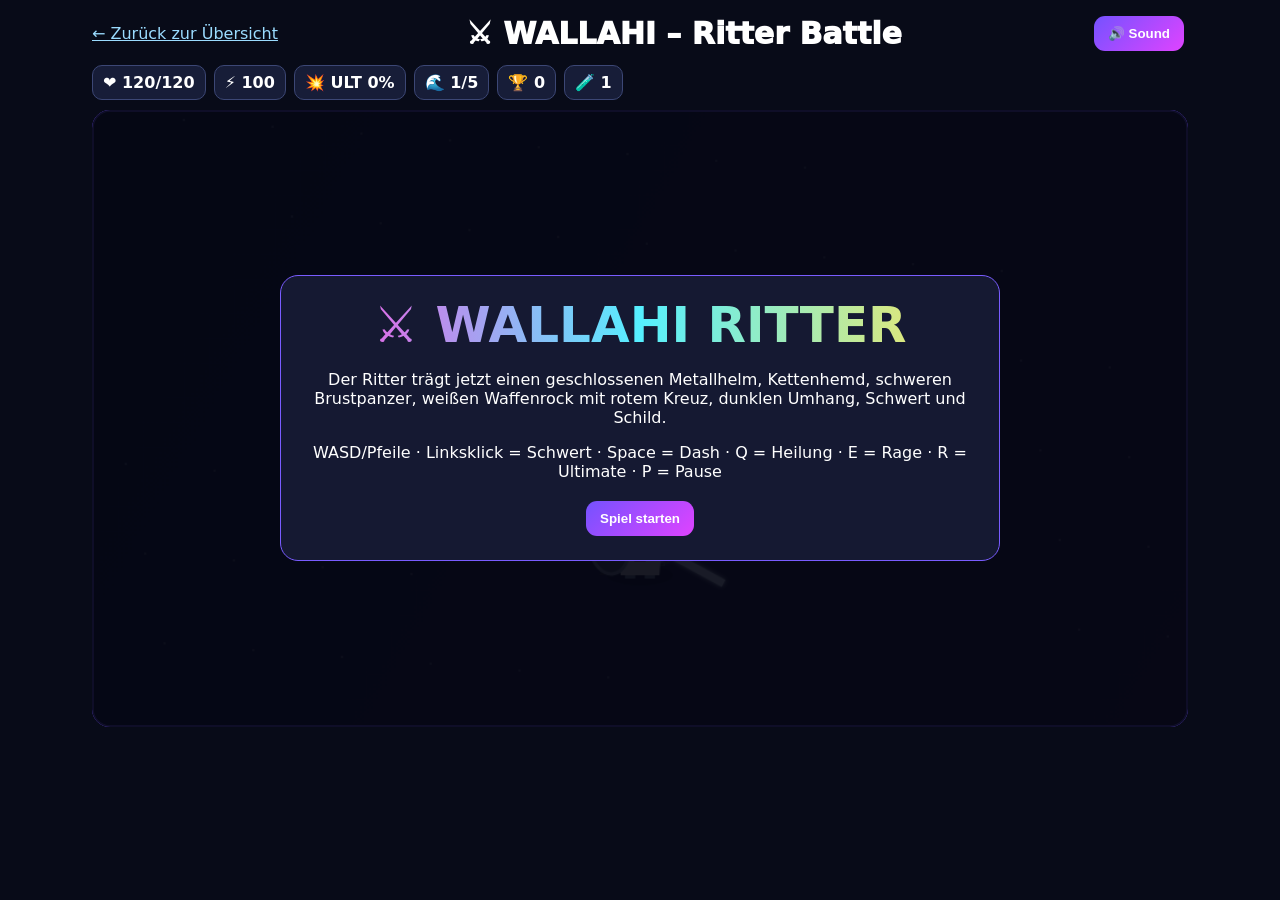
<file: wallahi-battle.html>
<!doctype html><html lang="de"><head><meta charset="utf-8"><meta name="viewport" content="width=device-width,initial-scale=1,maximum-scale=1,user-scalable=no"><title>WALLAHI – Ritter Battle</title><style>*{box-sizing:border-box}html,body{margin:0;background:#080b18;color:#fff;font-family:system-ui,Segoe UI,sans-serif;overscroll-behavior:none}.wrap{max-width:1120px;margin:auto;padding:12px}.top,.hud{display:flex;gap:8px;align-items:center;justify-content:space-between;flex-wrap:wrap}.top a{color:#9bdcff}.title{font-size:clamp(20px,3vw,30px);font-weight:1000}.hud{justify-content:flex-start;margin:10px 0}.pill{background:#171d38;border:1px solid #3c4775;border-radius:10px;padding:7px 10px;font-weight:900}.stage{position:relative}.stage canvas{width:100%;aspect-ratio:16/9;display:block;border:2px solid #7655ff;border-radius:18px;background:#090d21;touch-action:none}.overlay{position:absolute;inset:0;display:flex;align-items:center;justify-content:center;background:#050713e8;border-radius:18px;z-index:8}.panel{width:min(94%,720px);max-height:92%;overflow:auto;text-align:center;background:#151932;border:1px solid #795cff;border-radius:18px;padding:20px}.panel h1{font-size:clamp(28px,5vw,50px);margin:0;background:linear-gradient(90deg,#ff4ce1,#55efff,#ffe65d);-webkit-background-clip:text;color:transparent}.btn{border:0;border-radius:11px;padding:10px 14px;margin:4px;font-weight:900;background:linear-gradient(135deg,#7552ff,#df43ff);color:#fff;cursor:pointer}.boss{display:none;margin:8px 0}.bar{height:16px;background:#29151c;border-radius:20px;overflow:hidden}.bar span{display:block;height:100%;width:100%;background:linear-gradient(90deg,#ff244f,#ff9d20,#fff06a)}.touch{display:none;justify-content:space-between;gap:8px;margin-top:9px}.pad,.actions{display:grid;grid-template-columns:repeat(3,56px);gap:5px}.touch button{height:50px;border:0;border-radius:11px;background:#252c57;color:white;font-weight:1000}.upgrades{display:grid;grid-template-columns:repeat(3,1fr);gap:9px}.upgrade{padding:12px;border:1px solid #5361a1;background:#20264b;color:#fff;border-radius:12px;cursor:pointer}@media(pointer:coarse),(max-width:720px){.touch{display:flex}.stage canvas{aspect-ratio:9/12}.upgrades{grid-template-columns:1fr}}</style></head><body><main class="wrap"><div class="top"><a href="/">← Zurück zur Übersicht</a><div class="title">⚔️ WALLAHI – Ritter Battle</div><button class="btn" id="sound">🔊 Sound</button></div><div class="hud"><span class="pill">❤️ <b id="hp">120</b></span><span class="pill">⚡ <b id="energy">100</b></span><span class="pill">💥 ULT <b id="ult">0%</b></span><span class="pill">🌊 <b id="wave">1/5</b></span><span class="pill">🏆 <b id="score">0</b></span><span class="pill">🧪 <b id="pots">1</b></span></div><div class="boss" id="bossui"><b>👼 ENGEL TUNG TUNG — <span id="phase">PHASE 1</span></b><div class="bar"><span id="bossbar"></span></div></div><div class="stage"><canvas id="game" width="960" height="540"></canvas><div class="overlay" id="overlay"><div class="panel" id="panel"><h1>⚔️ WALLAHI RITTER</h1><p>Der Ritter trägt jetzt einen geschlossenen Metallhelm, Kettenhemd, schweren Brustpanzer, weißen Waffenrock mit rotem Kreuz, dunklen Umhang, Schwert und Schild.</p><p>WASD/Pfeile · Linksklick = Schwert · Space = Dash · Q = Heilung · E = Rage · R = Ultimate · P = Pause</p><button class="btn" id="start">Spiel starten</button></div></div></div><div class="touch"><div class="pad"><i></i><button data-k="arrowup">▲</button><i></i><button data-k="arrowleft">◀</button><button data-k="arrowdown">▼</button><button data-k="arrowright">▶</button></div><div class="actions"><button data-a="attack">⚔️</button><button data-a="dash">💨</button><button data-a="heal">🧪</button><button data-a="rage">E</button><button data-a="ult">ULT</button></div></div></main><script>(()=>{const C=document.getElementById('game'),c=C.getContext('2d'),O=document.getElementById('overlay'),P=document.getElementById('panel'),keys={};let run=0,pause=0,last=0,wave=1,score=0,en=[],boss=null,fx=[],shake=0,sound=1;const p={x:480,y:380,hp:120,max:120,energy:100,ult:0,pots:1,dir:{x:1,y:0},speed:230,damage:28,inv:0,attack:0,combo:0,gear:0,rage:0};const base='https://facelessreels.video/brainrot-italiano/';const names=['Tralalero Tralala','Chimpanzini Bananini','Cappuccino Assassino','Ballerina Cappuccina','Bombardiro Crocodilo','Lirili Larila','Brr Brr Patapim','Trippi Troppi'];const files=['tralalero-tralala','chimpanzini-bananini','cappuccino-assassino','ballerina-cappuccina','bombardiro-crocodilo','lirili-larila','brr-brr-patapim','trippi-troppi'];const imgs={};names.forEach((n,i)=>{let im=new Image;im.src=base+'brainrot-italiano-'+files[i]+'.webp';imgs[n]=im});function dist(a,b){return Math.hypot(a.x-b.x,a.y-b.y)}function beep(f=250,d=.05){if(!sound)return;try{let A=window._ac||(window._ac=new (AudioContext||webkitAudioContext)()),o=A.createOscillator(),g=A.createGain();o.frequency.value=f;g.gain.value=.03;o.connect(g).connect(A.destination);o.start();g.gain.exponentialRampToValueAtTime(.001,A.currentTime+d);o.stop(A.currentTime+d)}catch{}}function spawn(){en=[];let count=5+wave*2;for(let i=0;i<count;i++)en.push({name:names[(i+wave)%names.length],x:50+Math.random()*860,y:50+Math.random()*300,hp:45+wave*22,max:45+wave*22,r:28+(wave>=4?3:0),s:65+wave*10,elite:wave>=3&&i===count-1});}function hit(e,d){e.hp-=d;p.ult=Math.min(100,p.ult+d*.35);fx.push({x:e.x,y:e.y,t:'-'+Math.round(d),l:.5});if(e.hp<=0){score+=e.elite?250:100;en.splice(en.indexOf(e),1);beep(400,.06)}}function attack(){if(!run||pause||p.attack>0)return;p.combo=p.combo%3+1;p.attack=p.combo===3?.42:.28;beep(170+p.combo*45,.05);setTimeout(()=>{let a=Math.atan2(p.dir.y,p.dir.x);en.slice().forEach(e=>{let dx=e.x-p.x,dy=e.y-p.y,da=Math.abs(Math.atan2(Math.sin(Math.atan2(dy,dx)-a),Math.cos(Math.atan2(dy,dx)-a)));if(dist(p,e)<105+(p.combo===3?20:0)&&da<(p.combo===3?1.7:1.15))hit(e,p.damage*(p.combo===3?1.7:1)*(p.rage?1.5:1))});if(boss&&dist(p,boss)<130)boss.hp-=p.damage*(p.combo===3?1.7:1);shake=p.combo===3?8:3},100)}function dash(){if(!run||pause)return;p.x+=p.dir.x*105;p.y+=p.dir.y*105;p.inv=.35}function heal(){if(p.pots<1||p.hp>=p.max)return;p.pots--;p.hp=Math.min(p.max,p.hp+50);fx.push({x:p.x,y:p.y,t:'+50 HP',l:.7})}function rage(){if(p.energy<50)return;p.energy-=50;p.rage=5;fx.push({x:p.x,y:p.y-50,t:'WALLAHI!',l:1})}function ult(){if(p.ult<100)return;p.ult=0;en.slice().forEach(e=>hit(e,150));if(boss)boss.hp-=300;shake=20;beep(80,.3)}function showUpgrade(){pause=1;O.style.display='flex';const ups=[['❤️ +25 Max HP',()=>{p.max+=25;p.hp+=25}],['⚔️ +20% Schaden',()=>p.damage*=1.2],['👟 +12% Tempo',()=>p.speed*=1.12],['🧪 +1 Heiltrank',()=>p.pots++],['🛡️ Verstärkte Rüstung',()=>p.max+=15],['✨ Legendäre Klinge',()=>p.damage*=1.15]];let picks=[];while(picks.length<3){let u=ups[Math.random()*ups.length|0];if(!picks.includes(u))picks.push(u)}P.innerHTML='<h2>⚒️ RÜSTUNG VERBESSERT</h2><p>Neue Rüstungsstufe: <b>'+Math.min(5,p.gear+1)+'/5</b></p><div class="upgrades">'+picks.map((u,i)=>'<button class="upgrade" data-u="'+i+'">'+u[0]+'</button>').join('')+'</div>';P.querySelectorAll('[data-u]').forEach(b=>b.onclick=()=>{picks[+b.dataset.u][1]();p.gear=Math.min(5,p.gear+1);O.style.display='none';pause=0;if(wave<5){wave++;spawn()}else spawnBoss()})}function spawnBoss(){boss={x:480,y:100,hp:1900,max:1900,r:68,phase:1};document.getElementById('bossui').style.display='block'}function update(dt){if(!run||pause)return;p.attack=Math.max(0,p.attack-dt);p.inv=Math.max(0,p.inv-dt);p.rage=Math.max(0,p.rage-dt);p.energy=Math.min(100,p.energy+11*dt);let dx=(keys.d||keys.arrowright?1:0)-(keys.a||keys.arrowleft?1:0),dy=(keys.s||keys.arrowdown?1:0)-(keys.w||keys.arrowup?1:0);if(dx||dy){let l=Math.hypot(dx,dy);dx/=l;dy/=l;p.dir={x:dx,y:dy};p.x+=dx*p.speed*(p.rage?1.25:1)*dt;p.y+=dy*p.speed*(p.rage?1.25:1)*dt}p.x=Math.max(35,Math.min(925,p.x));p.y=Math.max(45,Math.min(500,p.y));en.forEach(e=>{let dx=p.x-e.x,dy=p.y-e.y,l=Math.hypot(dx,dy)||1;e.x+=dx/l*e.s*dt;e.y+=dy/l*e.s*dt;if(dist(p,e)<54&&p.inv<=0){p.hp-=e.elite?14:8;p.inv=.45;shake=8;if(p.hp<=0)gameover()}});if(!boss&&en.length===0&&run)showUpgrade();if(boss){let dx=p.x-boss.x,dy=p.y-boss.y,l=Math.hypot(dx,dy)||1;boss.x+=dx/l*(50+boss.phase*12)*dt;boss.y+=dy/l*(50+boss.phase*10)*dt;if(dist(p,boss)<88&&p.inv<=0){p.hp-=18;p.inv=.55;shake=10}boss.phase=boss.hp<boss.max*.3?3:boss.hp<boss.max*.65?2:1;if(boss.hp<=0)win()}fx.forEach(f=>f.l-=dt);fx=fx.filter(f=>f.l>0);shake=Math.max(0,shake-dt*24)}function drawEnemy(e){let im=imgs[e.name];c.save();c.translate(e.x,e.y);if(e.elite){c.shadowBlur=22;c.shadowColor='#ffd34d'}c.fillStyle='#0007';c.beginPath();c.ellipse(0,28,26,8,0,0,7);c.fill();if(im.complete&&im.naturalWidth)c.drawImage(im,-e.r,-e.r,e.r*2,e.r*2);else{c.fillStyle='#7655ff';c.beginPath();c.arc(0,0,e.r,0,7);c.fill()}c.restore();c.fillStyle='#111';c.fillRect(e.x-28,e.y-39,56,5);c.fillStyle=e.elite?'#ffd34d':'#55ff79';c.fillRect(e.x-28,e.y-39,56*Math.max(0,e.hp/e.max),5)}function drawKnight(){const a=Math.atan2(p.dir.y,p.dir.x),t=performance.now()/150,walk=Math.sin(t)*3,atk=p.attack>0;c.save();c.translate(p.x,p.y);c.rotate(a);if(p.rage||p.gear>=4){c.shadowBlur=24;c.shadowColor=p.rage?'#ff4055':'#d7b55a'}c.fillStyle='#0008';c.beginPath();c.ellipse(0,28,29,9,0,0,7);c.fill();c.fillStyle='#2b201d';c.beginPath();c.moveTo(-14,-16);c.lineTo(-36,27+walk);c.lineTo(4,23);c.closePath();c.fill();c.strokeStyle='#7e8790';c.lineWidth=9;c.beginPath();c.moveTo(-9,15);c.lineTo(-10+walk,31);c.moveTo(9,15);c.lineTo(10-walk,31);c.stroke();c.fillStyle='#3c4249';c.fillRect(-22,-16,44,36);let metal=c.createLinearGradient(-24,-20,24,20);metal.addColorStop(0,'#d9dde1');metal.addColorStop(.35,'#777f87');metal.addColorStop(.65,'#bcc2c7');metal.addColorStop(1,'#4a5158');c.fillStyle=metal;c.beginPath();c.roundRect(-24,-24,48,43,8);c.fill();c.strokeStyle='#22282d';c.lineWidth=2;c.stroke();c.fillStyle='#e7e1d4';c.beginPath();c.moveTo(-21,-18);c.lineTo(21,-18);c.lineTo(17,28);c.lineTo(-17,28);c.closePath();c.fill();c.fillStyle='#9e1d24';c.fillRect(-5,-14,10,30);c.fillRect(-15,-4,30,10);if(p.gear>=2){c.fillStyle='#9ca4aa';c.beginPath();c.arc(-25,-16,11,0,7);c.arc(25,-16,11,0,7);c.fill()}c.fillStyle='#929aa1';c.beginPath();c.arc(0,-36,21,0,7);c.fill();c.fillStyle='#596168';c.beginPath();c.moveTo(-19,-40);c.lineTo(-12,-55);c.lineTo(12,-55);c.lineTo(19,-40);c.lineTo(16,-24);c.lineTo(-16,-24);c.closePath();c.fill();c.strokeStyle='#c7ccd0';c.lineWidth=2;c.stroke();c.fillStyle='#121518';c.fillRect(-15,-40,30,7);c.fillStyle='#050607';c.fillRect(-10,-38,7,3);c.fillRect(3,-38,7,3);c.save();c.translate(-27,-1);c.fillStyle='#4d5154';c.beginPath();c.ellipse(0,4,17,24,-.15,0,7);c.fill();c.strokeStyle='#8f969a';c.lineWidth=3;c.stroke();c.fillStyle='#2a2d2f';c.beginPath();c.arc(-2,4,11,0,7);c.stroke();c.restore();let swing=atk?(-1.45+(1-p.attack/(p.combo===3?.42:.28))*2.9):.5;c.save();c.translate(22,-2);c.rotate(swing);c.strokeStyle='#8b9298';c.lineWidth=8;c.beginPath();c.moveTo(0,0);c.lineTo(15,8);c.stroke();c.strokeStyle=p.gear>=4?'#f1d36b':'#e7edf2';c.shadowBlur=p.gear>=3?15:4;c.shadowColor=p.gear>=4?'#f6cf55':'#e7edf2';c.lineWidth=p.gear>=4?9:7;c.beginPath();c.moveTo(13,8);c.lineTo(p.gear>=4?76:63,8);c.stroke();c.strokeStyle='#4a2e18';c.lineWidth=5;c.beginPath();c.moveTo(8,0);c.lineTo(8,16);c.stroke();c.restore();c.restore()}function drawBoss(){c.save();c.translate(boss.x,boss.y);c.shadowBlur=35;c.shadowColor=boss.phase===3?'#ff334f':'#fff1a0';c.fillStyle='#fff';for(let s of[-1,1]){c.save();c.scale(s,1);c.beginPath();c.moveTo(20,-20);c.quadraticCurveTo(105,-85,88,20);c.quadraticCurveTo(55,2,18,20);c.fill();c.restore()}c.fillStyle=boss.phase===3?'#c63838':'#f8e5a2';c.beginPath();c.ellipse(0,0,30,60,0,0,7);c.fill();c.strokeStyle='#ffd95b';c.lineWidth=5;c.beginPath();c.ellipse(0,-80,30,9,0,0,7);c.stroke();c.restore();document.getElementById('bossbar').style.width=Math.max(0,boss.hp/boss.max*100)+'%';document.getElementById('phase').textContent='PHASE '+boss.phase}function draw(){c.save();if(shake)c.translate((Math.random()-.5)*shake,(Math.random()-.5)*shake);let g=c.createLinearGradient(0,0,960,540);g.addColorStop(0,boss?'#15101f':p.rage?'#35030c':'#080d25');g.addColorStop(1,boss?'#392d15':'#1d092f');c.fillStyle=g;c.fillRect(0,0,960,540);for(let i=0;i<50;i++){c.fillStyle='#ffffff44';c.fillRect((i*173)%960,(i*91)%540,2,2)}en.forEach(drawEnemy);if(boss)drawBoss();drawKnight();fx.forEach(f=>{c.globalAlpha=Math.max(0,f.l*1.7);c.fillStyle='#fff';c.font='bold 18px sans-serif';c.fillText(f.t,f.x,f.y-28);c.globalAlpha=1});c.restore();document.getElementById('hp').textContent=Math.max(0,p.hp|0)+'/'+p.max;document.getElementById('energy').textContent=p.energy|0;document.getElementById('ult').textContent=(p.ult|0)+'%';document.getElementById('wave').textContent=boss?'BOSS':wave+'/5';document.getElementById('score').textContent=score;document.getElementById('pots').textContent=p.pots}function gameover(){run=0;O.style.display='flex';P.innerHTML='<h1>DER RITTER IST GEFALLEN</h1><p>Punkte: '+score+'</p><button class="btn" onclick="location.reload()">Neustart</button>'}function win(){run=0;O.style.display='flex';document.getElementById('bossui').style.display='none';let hs=Math.max(score,+localStorage.getItem('wallahiBattleHighscore')||0);localStorage.setItem('wallahiBattleHighscore',hs);P.innerHTML='<h1>ENGEL TUNG TUNG WURDE BESIEGT!</h1><h2>DU BIST DER LEGENDÄRE WALLAHI-RITTER!</h2><p>Punkte: '+score+' · Highscore: '+hs+'</p><button class="btn" onclick="location.reload()">Nochmal</button>'}function frame(t){let dt=Math.min(.033,(t-last)/1000||0);last=t;update(dt);draw();requestAnimationFrame(frame)}document.getElementById('start').onclick=()=>{O.style.display='none';run=1;spawn()};C.onpointermove=e=>{let r=C.getBoundingClientRect(),mx=(e.clientX-r.left)*960/r.width,my=(e.clientY-r.top)*540/r.height,l=Math.hypot(mx-p.x,my-p.y)||1;p.dir={x:(mx-p.x)/l,y:(my-p.y)/l}};C.onpointerdown=e=>{e.preventDefault();attack()};addEventListener('keydown',e=>{let k=e.key.toLowerCase();keys[k]=1;if(['arrowup','arrowdown','arrowleft','arrowright',' '].includes(k))e.preventDefault();if(k===' ')dash();if(k==='q')heal();if(k==='e')rage();if(k==='r')ult();if(k==='p'||k==='escape')pause=!pause});addEventListener('keyup',e=>keys[e.key.toLowerCase()]=0);document.querySelectorAll('[data-k]').forEach(b=>{b.onpointerdown=e=>{e.preventDefault();keys[b.dataset.k]=1};b.onpointerup=b.onpointercancel=()=>keys[b.dataset.k]=0});document.querySelectorAll('[data-a]').forEach(b=>b.onpointerdown=e=>{e.preventDefault();({attack,dash,heal,rage,ult}[b.dataset.a]||(()=>{}))()});document.getElementById('sound').onclick=e=>{sound=!sound;e.currentTarget.textContent=sound?'🔊 Sound':'🔇 Sound'};requestAnimationFrame(frame)})();</script></body></html>
</file>
